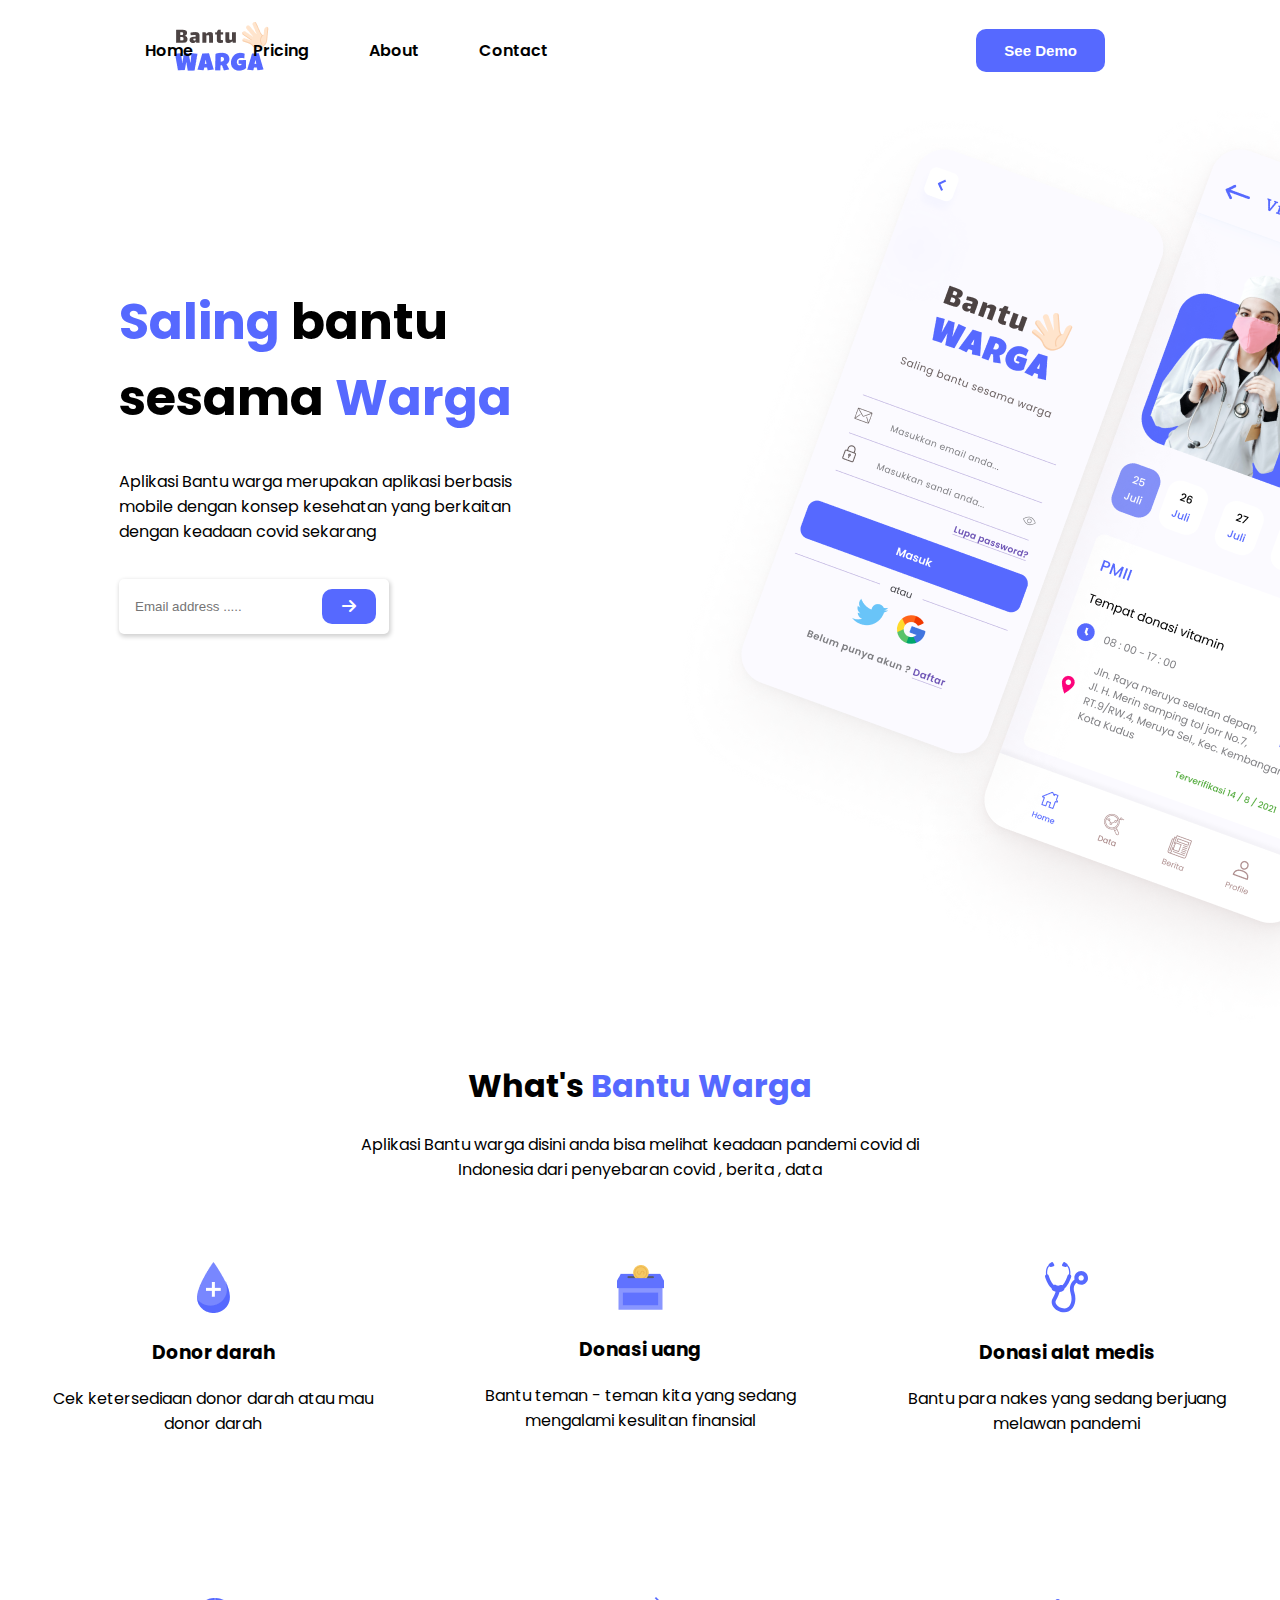
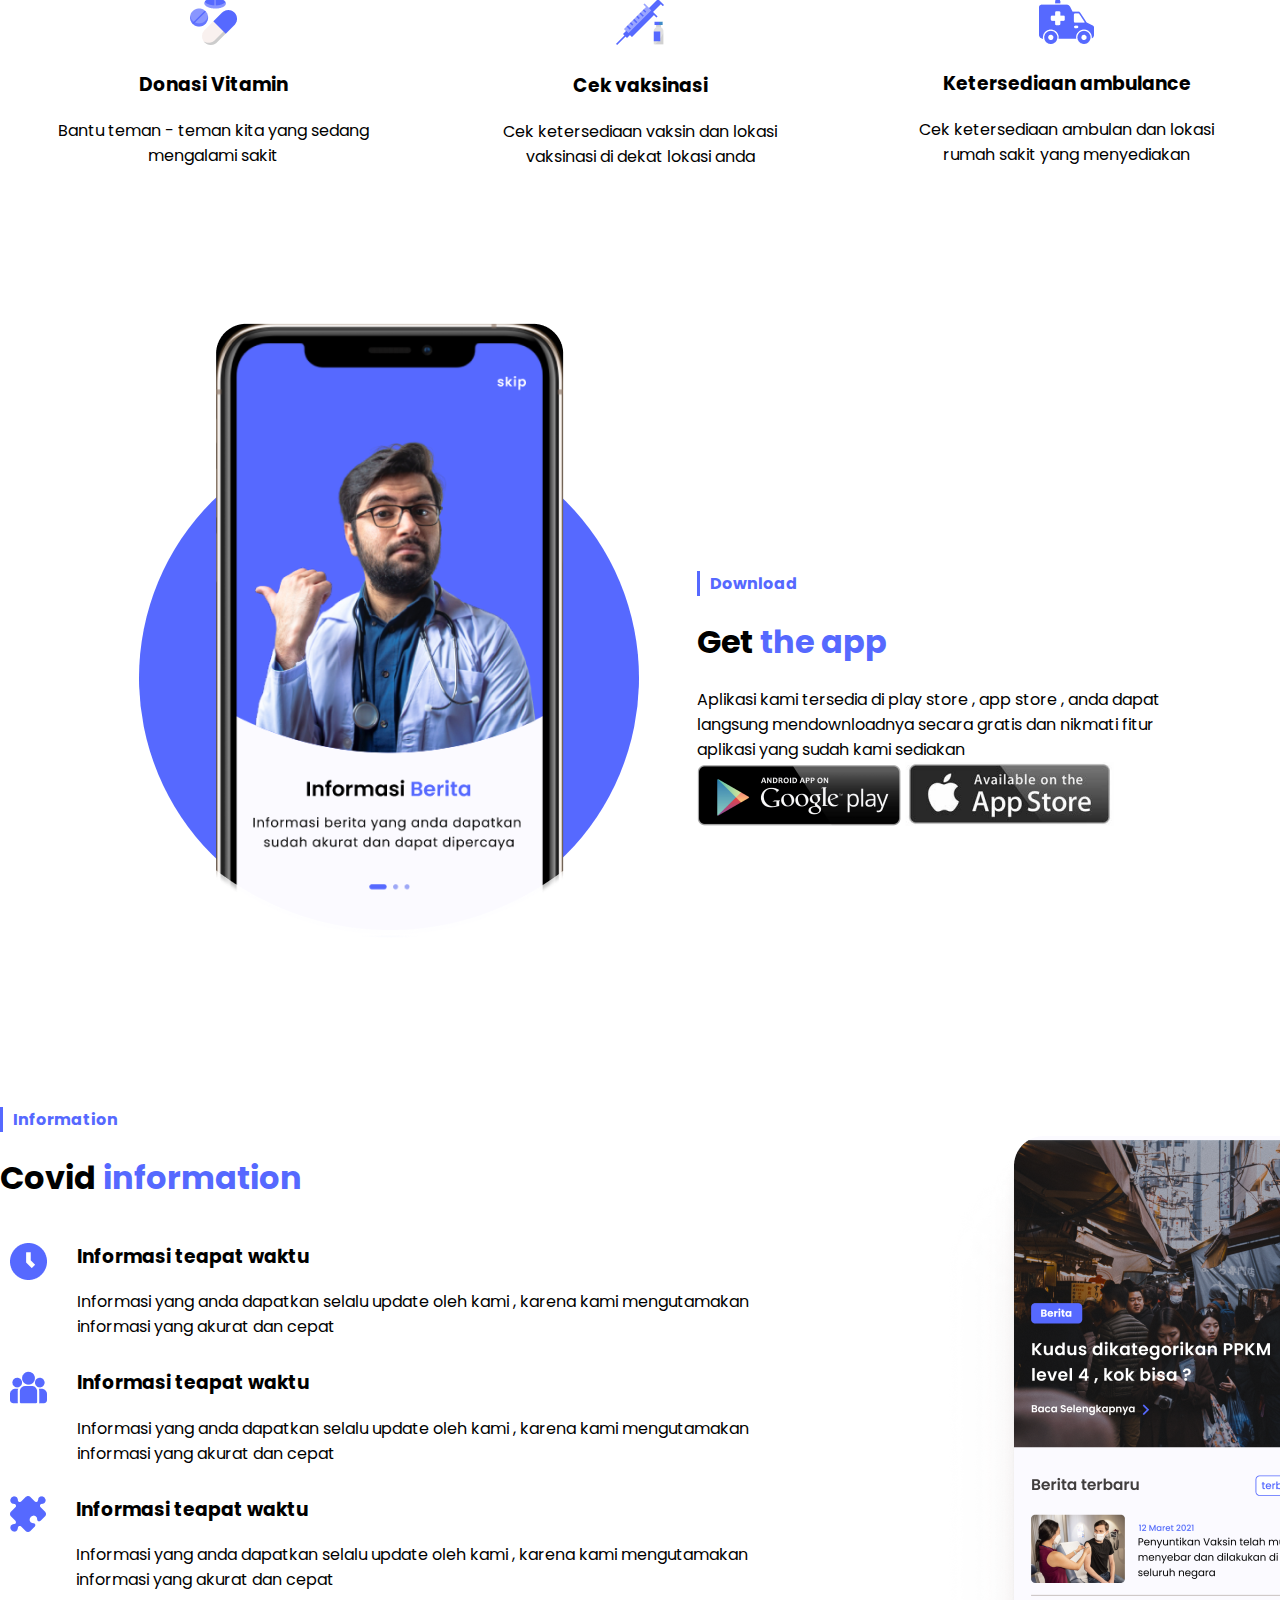
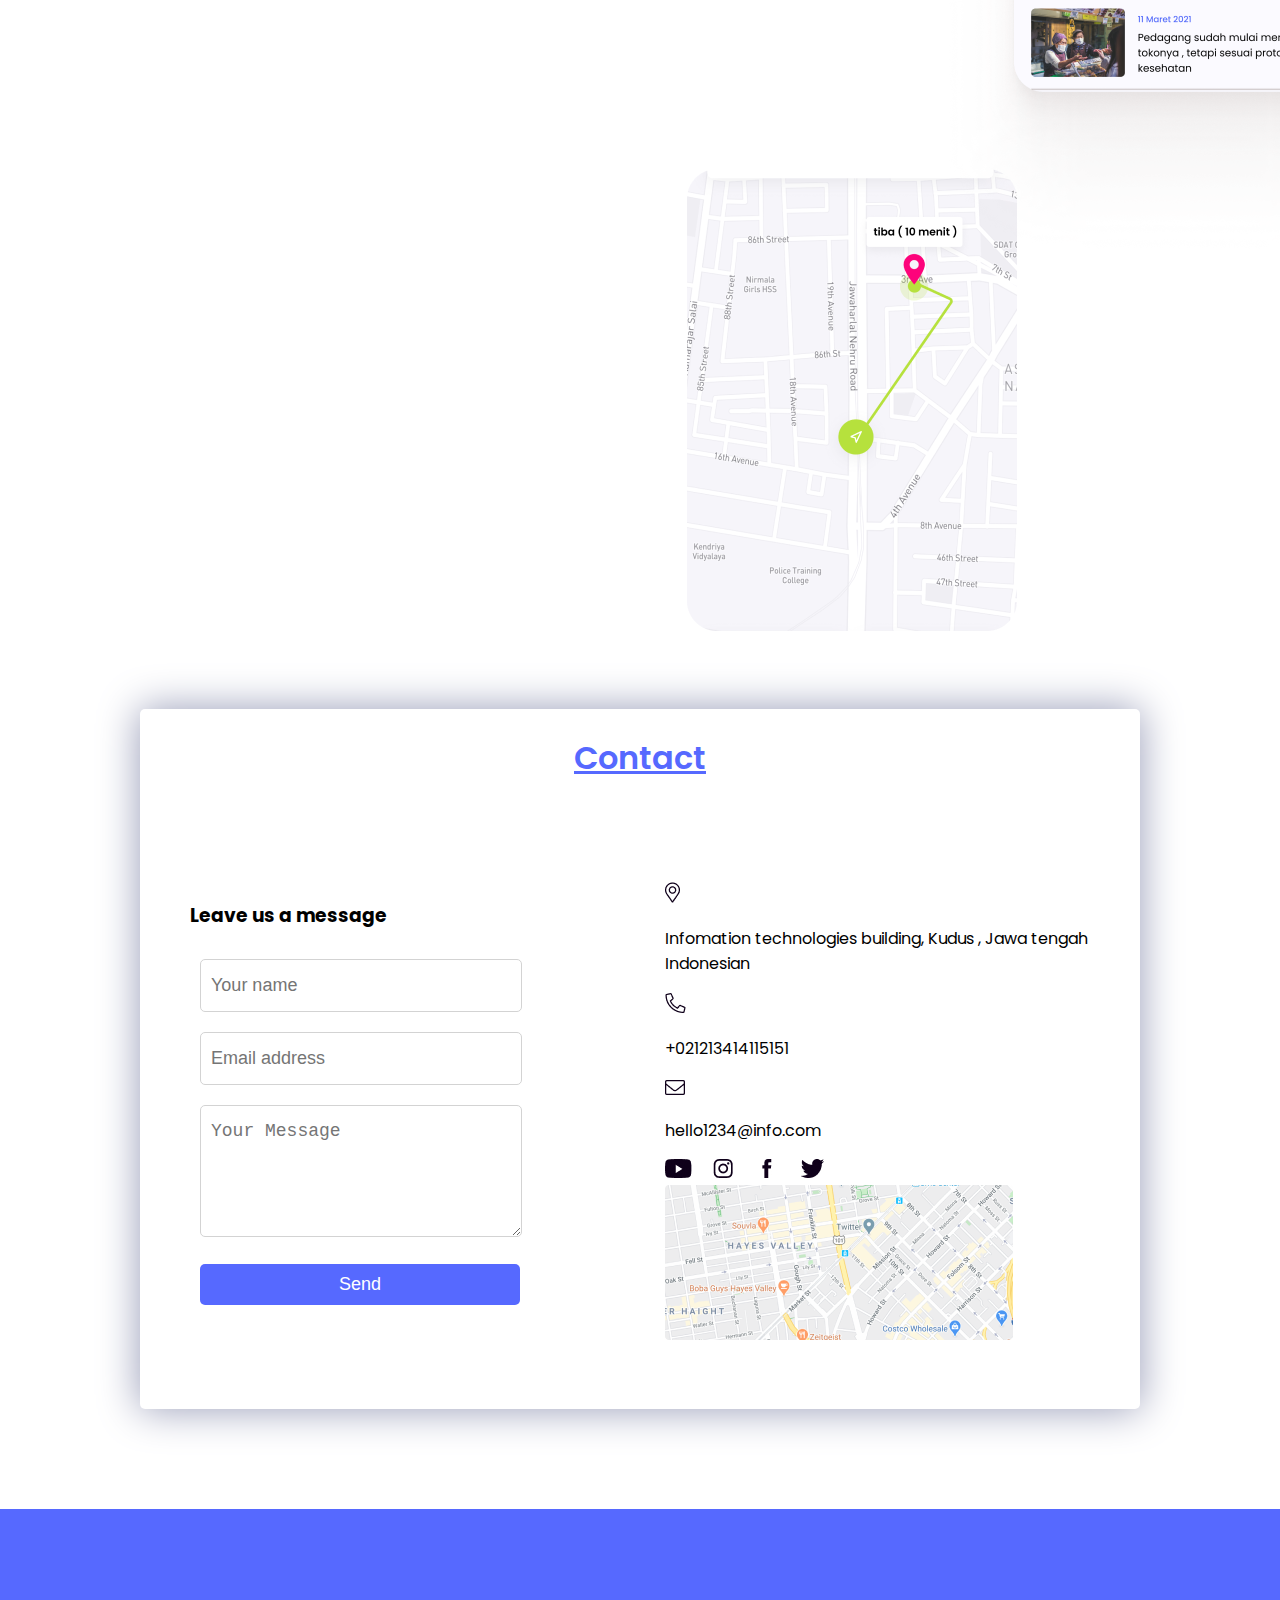
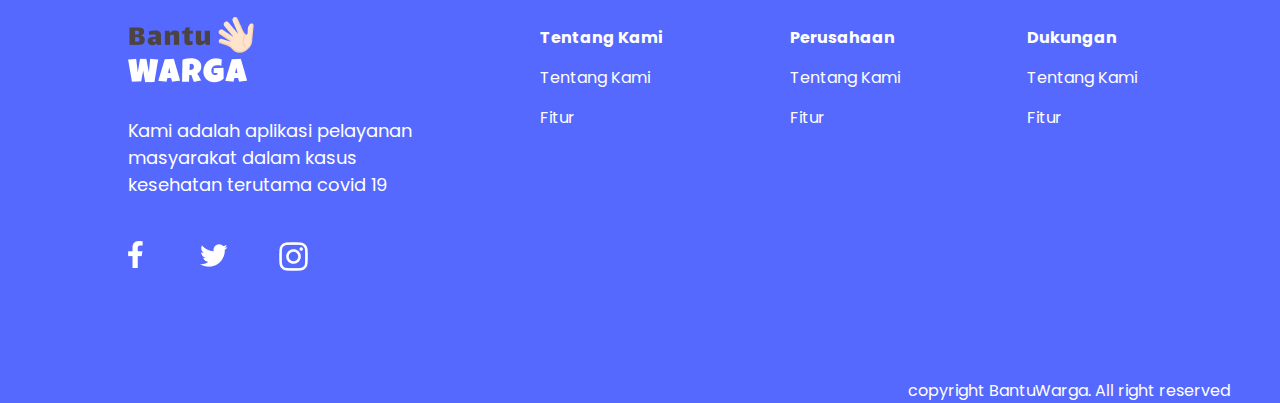
<file: Bantu Warga Template/index.html>
<!DOCTYPE html>
<html lang="en">
  <head>
    <meta charset="UTF-8" />
    <meta name="viewport" content="width=device-width, initial-scale=1.0" />
    <link
      rel="stylesheet"
      href="https://cdnjs.cloudflare.com/ajax/libs/font-awesome/6.4.0/css/all.min.css"
    />
    <link rel="stylesheet" href="style.css" />
    <title>Bantu Warga</title>
  </head>
  <body>
    <main>
      <nav>
        <div class="logo-container">
          <img src="./img/Logo 1.png" alt="logo" />
        </div>
        <div class="menu-container">
          <ul>
            <li>Home</li>
            <li>Pricing</li>
            <li>About</li>
            <li>Contact</li>
          </ul>
        </div>
        <div class="button-container">
          <button>See Demo</button>
        </div>
      </nav>
      <div class="hero-section">
        <div class="hero-text">
          <div class="hero-title">
            <h1><span> Saling</span> bantu sesama <span>Warga</span></h1>
          </div>
          <div class="hero-textpara">
            Aplikasi Bantu warga merupakan aplikasi berbasis mobile dengan
            konsep kesehatan yang berkaitan dengan keadaan covid sekarang
          </div>
          <div class="email-input">
            <input type="email" placeholder="Email address ....." />
            <div class="arrow-icon">
              <i class="fa-solid fa-arrow-right"></i>
            </div>
          </div>
        </div>
        <div class="hero-img">
          <div class="hero-img1">
            <img src="./img/Welcome.png" alt="" />
          </div>
          <div class="hero-img2">
            <img src="./img/Vitamin.png" alt="" />
          </div>
        </div>
      </div>
      <div class="about-section">
        <div class="about-title">
          <h1>What's <span>Bantu Warga</span></h1>
        </div>
        <div class="about-bio">
          Aplikasi Bantu warga disini anda bisa melihat keadaan pandemi covid di
          <br />
          Indonesia dari penyebaran covid , berita , data
        </div>
        <div class="about-container">
          <div class="block">
            <div class="block-img">
              <img src="./img/Group 138.png" alt="" />
            </div>
            <div class="block-title">
              <h3>Donor darah</h3>
            </div>
            <div class="block-text">
              Cek ketersediaan donor darah atau mau donor darah
            </div>
          </div>
          <div class="block">
            <div class="block-img">
              <img src="./img/Group.png" alt="" />
            </div>
            <div class="block-title">
              <h3>Donasi uang</h3>
            </div>
            <div class="block-text">
              Bantu teman - teman kita yang sedang mengalami kesulitan finansial
            </div>
          </div>
          <div class="block">
            <div class="block-img">
              <img src="./img/Group.svg" alt="" />
            </div>
            <div class="block-title">
              <h3>Donasi alat medis</h3>
            </div>
            <div class="block-text">
              Bantu para nakes yang sedang berjuang melawan pandemi
            </div>
          </div>
        </div>
        <div class="about-container">
          <div class="block">
            <div class="block-img">
              <img src="./img/medicine 3.png" alt="" />
            </div>
            <div class="block-title">
              <h3>Donasi Vitamin</h3>
            </div>
            <div class="block-text">
              Bantu teman - teman kita yang sedang mengalami sakit
            </div>
          </div>
          <div class="block">
            <div class="block-img">
              <img src="./img/syringe (1) 3.png" alt="" />
            </div>
            <div class="block-title">
              <h3>Cek vaksinasi</h3>
            </div>
            <div class="block-text">
              Cek ketersediaan vaksin dan lokasi vaksinasi di dekat lokasi anda
            </div>
          </div>
          <div class="block">
            <div class="block-img">
              <img src="./img/glyph.png" alt="" />
            </div>
            <div class="block-title">
              <h3>Ketersediaan ambulance</h3>
            </div>
            <div class="block-text">
              Cek ketersediaan ambulan dan lokasi rumah sakit yang menyediakan
            </div>
          </div>
        </div>
      </div>
      <div class="app-section">
        <div class="doct-img">
          <img src="./img/Mask Group.png" alt="dan" />
          <div class="doctimg-bg"></div>
        </div>
        <div class="getapp-block">
          <div class="dowload">
            <h4>Download</h4>
          </div>
          <div class="getapp-title">
            <h1>Get <span>the app</span></h1>
          </div>
          <div class="getapp-text">
            Aplikasi kami tersedia di play store , app store , anda dapat
            langsung mendownloadnya secara gratis dan nikmati fitur aplikasi
            yang sudah kami sediakan
          </div>
          <div class="store-images">
            <img src="./img/image 2.png" alt="" />
            <img src="./img/image 3.png" alt="" />
          </div>
        </div>
      </div>
      <div class="info-section">
        <div class="info-text">
          <div class="info-title">
            <h4>Information</h4>
          </div>
          <div class="info-heading">
            <h1>Covid <span> information </span></h1>
          </div>

          <div class="infotext-block">
            <div class="infoblock-img">
              <img src="./img/clock (2) 1.png" alt="" />
            </div>
            <div class="infoblock-text">
              <div class="infoblock-title">
                <h3>Informasi teapat waktu</h3>
              </div>
              Informasi yang anda dapatkan selalu update oleh kami , karena kami
              mengutamakan informasi yang akurat dan cepat
            </div>
          </div>
          <div class="infotext-block">
            <div class="infoblock-img">
              <img src="./img/group 1.png" alt="" />
            </div>
            <div class="infoblock-text">
              <div class="infoblock-title">
                <h3>Informasi teapat waktu</h3>
              </div>
              Informasi yang anda dapatkan selalu update oleh kami , karena kami
              mengutamakan informasi yang akurat dan cepat
            </div>
          </div>
          <div class="infotext-block">
            <div class="infoblock-img">
              <img src="./img/puzzle 1.png" alt="" />
            </div>
            <div class="infoblock-text">
              <div class="infoblock-title">
                <h3>Informasi teapat waktu</h3>
              </div>
              Informasi yang anda dapatkan selalu update oleh kami , karena kami
              mengutamakan informasi yang akurat dan cepat
            </div>
          </div>
        </div>
        <div class="info-imgsec">
          <img src="./img/Berita page 1.png" alt="" />
          <img src="./img/Data page-1 1.png" alt="" />
        </div>
      </div>
      <div class="contact-section">
        <h1>Contact</h1>
        <div class="contact-subsec">
          <div class="form-block">
            <h3>Leave us a message</h3>
            <div class="form">
              <input type="text" placeholder="Your name" />
              <input type="email" placeholder="Email address" />
              <textarea
                cols="30"
                rows="5"
                placeholder="Your Message"
              ></textarea>
            </div>
            <button>Send</button>
          </div>
          <div class="continfo-block">
            <div class="continfo-item">
              <img src="./img/location.png" alt="" />
              <p>
                Infomation technologies building, Kudus , Jawa tengah Indonesian
              </p>
            </div>
            <div class="continfo-item">
              <img src="./img/phone.png" alt="" />
              <p>+021213414115151</p>
            </div>
            <div class="continfo-item">
              <img src="./img/message.png" alt="" />
              <p>hello1234@info.com</p>
            </div>
            <div class="continfo-item">
              <img src="./img/Group 7.jpg" alt="" />
            </div>
            <div class="continfo-item">
              <img src="./img/map.png" alt="" />
            </div>
          </div>
        </div>
      </div>
    </main>
    <footer>
      <div class="foo-container">
        <div class="footer-text">
          <div class="footer-logo">
            <img src="./img/Logo 2.png" alt="" />
          </div>
          <p>
            Kami adalah aplikasi pelayanan masyarakat dalam kasus kesehatan
            terutama covid 19
          </p>
          <img src="./img/Frame 377.png" alt="" />
        </div>
        <div class="footer-items">
          <ul>
            <li>Tentang Kami</li>
            <li>Tentang Kami</li>
            <li>Fitur</li>
          </ul>
        </div>

        <div class="footer-items">
          <ul>
            <li>Perusahaan</li>
            <li>Tentang Kami</li>
            <li>Fitur</li>
          </ul>
        </div>

        <div class="footer-items">
          <ul>
            <li>Dukungan</li>
            <li>Tentang Kami</li>
            <li>Fitur</li>
          </ul>
        </div>
      </div>
      <div class="copywrite">copyright BantuWarga. All right reserved</div>
    </footer>
  </body>
</html>
</file>
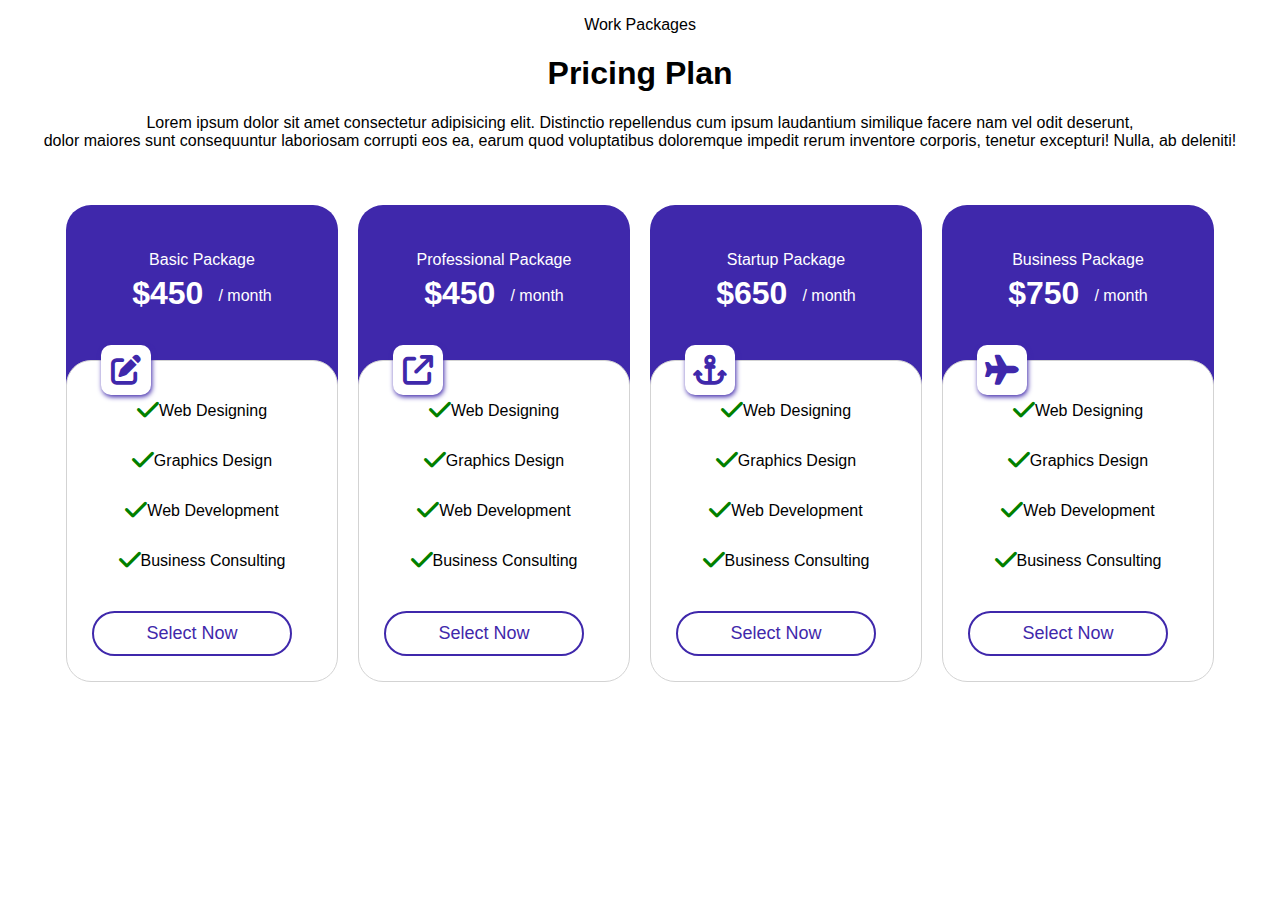
<file: Pricing Table/index.html>
<!DOCTYPE html>
<html lang="en">
  <head>
    <meta charset="UTF-8" />
    <meta name="viewport" content="width=device-width, initial-scale=1.0" />
    <link
      rel="stylesheet"
      href="https://cdnjs.cloudflare.com/ajax/libs/font-awesome/6.4.0/css/all.min.css"
    />
    <link rel="stylesheet" href="style.css" />
    <title>Price Table</title>
  </head>
  <body>
    <div class="head-text">
      <p>Work Packages</p>
      <h1>Pricing Plan</h1>
      <p>
        Lorem ipsum dolor sit amet consectetur adipisicing elit. Distinctio
        repellendus cum ipsum laudantium similique facere nam vel odit
        deserunt,<br />
        dolor maiores sunt consequuntur laboriosam corrupti eos ea, earum quod
        voluptatibus doloremque impedit rerum inventore corporis, tenetur
        excepturi! Nulla, ab deleniti!
      </p>
    </div>
    <div class="container">
      <div class="main-cart">
        <div class="price-head">
          <p>Basic Package</p>
          <div class="price-label">
            <h1>$450</h1>
            <p>/ month</p>
          </div>
        </div>
        <div class="icon-div">
          <i class="fa-solid fa-pen-to-square"></i>
        </div>
        <div class="list-sec">
          <div class="list-item">
            <i class="fa-solid fa-check"></i>
            <p>Web Designing</p>
          </div>
          <div class="list-item">
            <i class="fa-solid fa-check"></i>
            <p>Graphics Design</p>
          </div>
          <div class="list-item">
            <i class="fa-solid fa-check"></i>
            <p>Web Development</p>
          </div>
          <div class="list-item">
            <i class="fa-solid fa-check"></i>
            <p>Business Consulting</p>
          </div>
          <button>Select Now</button>
        </div>
      </div>
      <div class="main-cart">
        <div class="price-head">
          <p>Professional Package</p>
          <div class="price-label">
            <h1>$450</h1>
            <p>/ month</p>
          </div>
        </div>
        <div class="icon-div">
          <i class="fa-solid fa-arrow-up-right-from-square"></i>
        </div>
        <div class="list-sec">
          <div class="list-item">
            <i class="fa-solid fa-check"></i>
            <p>Web Designing</p>
          </div>
          <div class="list-item">
            <i class="fa-solid fa-check"></i>
            <p>Graphics Design</p>
          </div>
          <div class="list-item">
            <i class="fa-solid fa-check"></i>
            <p>Web Development</p>
          </div>
          <div class="list-item">
            <i class="fa-solid fa-check"></i>
            <p>Business Consulting</p>
          </div>
          <button>Select Now</button>
        </div>
      </div>

      <div class="main-cart">
        <div class="price-head">
          <p>Startup Package</p>
          <div class="price-label">
            <h1>$650</h1>
            <p>/ month</p>
          </div>
        </div>
        <div class="icon-div">
          <i class="fa-solid fa-anchor"></i>
        </div>
        <div class="list-sec">
          <div class="list-item">
            <i class="fa-solid fa-check"></i>
            <p>Web Designing</p>
          </div>
          <div class="list-item">
            <i class="fa-solid fa-check"></i>
            <p>Graphics Design</p>
          </div>
          <div class="list-item">
            <i class="fa-solid fa-check"></i>
            <p>Web Development</p>
          </div>
          <div class="list-item">
            <i class="fa-solid fa-check"></i>
            <p>Business Consulting</p>
          </div>
          <button>Select Now</button>
        </div>
      </div>

      <div class="main-cart">
        <div class="price-head">
          <p>Business Package</p>
          <div class="price-label">
            <h1>$750</h1>
            <p>/ month</p>
          </div>
        </div>
        <div class="icon-div">
          <i class="fa-solid fa-plane"></i>
        </div>
        <div class="list-sec">
          <div class="list-item">
            <i class="fa-solid fa-check"></i>
            <p>Web Designing</p>
          </div>
          <div class="list-item">
            <i class="fa-solid fa-check"></i>
            <p>Graphics Design</p>
          </div>
          <div class="list-item">
            <i class="fa-solid fa-check"></i>
            <p>Web Development</p>
          </div>
          <div class="list-item">
            <i class="fa-solid fa-check"></i>
            <p>Business Consulting</p>
          </div>
          <button>Select Now</button>
        </div>
      </div>
    </div>
  </body>
</html>
</file>
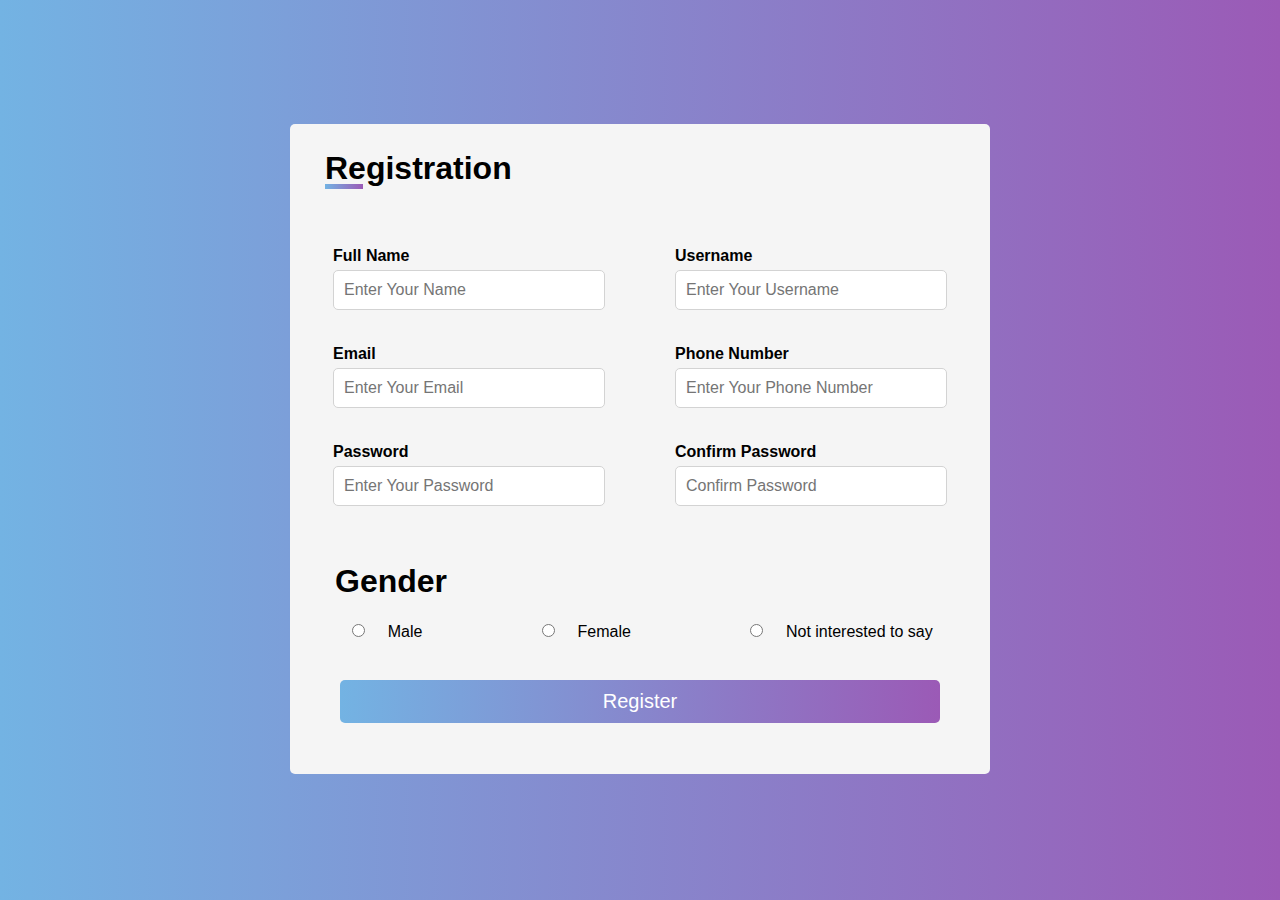
<file: Registration Form/index.html>
<!DOCTYPE html>
<html lang="en">
  <head>
    <meta charset="UTF-8" />
    <meta name="viewport" content="width=device-width, initial-scale=1.0" />
    <link rel="stylesheet" href="style.css" />
    <title>Registration</title>
  </head>
  <body>
    <div class="container">
      <div class="form-title">
        <h1>Registration</h1>
      </div>
      <div class="form">
        <div class="first-part">
          <label for="name"> Full Name </label>
          <input type="text" id="name" placeholder="Enter Your Name" />

          <label for="email"> Email </label>
          <input type="email" id="email" placeholder="Enter Your Email" />

          <label for="password"> Password </label>
          <input
            type="password"
            id="password"
            placeholder="Enter Your Password"
          />
        </div>

        <div class="second-part">
          <label for="username"> Username </label>
          <input type="text" id="username" placeholder="Enter Your Username" />

          <label for="phoneNumber"> Phone Number </label>
          <input
            type="text"
            id="phoneNumber"
            placeholder="Enter Your Phone Number"
          />

          <label for="conpass"> Confirm Password </label>
          <input type="password" id="conpass" placeholder="Confirm Password" />
        </div>
      </div>
      <div class="gender-sec">
        <div class="gender-title">
          <h1>Gender</h1>
        </div>
        <div class="gender-pick">
          <div class="gender-item">
            <input type="radio" value="Male" id="male" />
            <label for="male">Male</label>
          </div>

          <div class="gender-item">
            <input type="radio" value="female" id="female" />
            <label for="female">Female</label>
          </div>

          <div class="gender-item">
            <input
              type="radio"
              value="Not interested to say"
              id="notInterested"
            />
            <label for="notInterested">Not interested to say</label>
          </div>
        </div>
      </div>
      <div class="btn">
        <button>Register</button>
      </div>
    </div>
  </body>
</html>
</file>
<file: Bantu Warga Template/style.css>
@import url("https://fonts.googleapis.com/css2?family=Poppins:wght@300;400;600;700;900&display=swap");
:root {
  --poppins: "Poppins", sans-serif;
  --primary: #5669ff;
}
body {
  margin: 0;
  padding: 0;
  box-sizing: border-box;
  font-family: var(--poppins);
}
nav {
  height: 80px;

  padding: 10px 0px;
  display: flex;
  align-items: center;
  justify-content: space-around;
  font-family: var(--poppins);
}
.menu-container {
  justify-self: flex-start;
}

.menu-container > ul {
  display: flex;
  margin-left: -566px;
}
.menu-container > ul > li {
  list-style: none;
  margin-left: 45px;
  font-weight: 600;
  cursor: pointer;
}
.button-container > button {
  font-size: 15px;
  padding: 13px 28px;
  font-weight: 600;
  background: var(--primary);
  border: none;
  color: white;
  border-radius: 10px;
  cursor: pointer;
}
.hero-section {
  display: flex;
  justify-content: space-around;
  width: 99vw;
}
.hero-text {
  width: 440px;
  font-family: var(--poppins);
  position: relative;
  top: 150px;
  left: 100px;
}
.hero-title {
  font-size: 25px;
}
.hero-img {
  width: 750px;
  display: flex;
  justify-content: center;
}
.hero-img1 {
  position: relative;
  left: 340px;
}

span {
  color: var(--primary);
}
.hero-textpara {
  font-size: 16px;
}
.email-input {
  display: flex;
  justify-content: space-around;
  margin-top: 35px;

  width: 250px;
  padding: 10px;
  border-radius: 5px;
  box-shadow: 1px 2px 4px 1px lightgray;
}
.email-input > input {
  border: none;
}
.email-input > input:focus {
  outline: none;
}

.arrow-icon {
  background: var(--primary);
  color: white;
  padding: 5px 20px;
  border-radius: 10px;
  cursor: pointer;
}
.about-title {
  text-align: center;
}
.about-bio {
  text-align: center;
}
.block {
  width: 389px;
  height: 244px;
  padding: 25px;
  cursor: pointer;
  display: flex;
  flex-direction: column;
  justify-content: center;
  align-items: center;
  margin: 20px;
}
.block:hover {
  box-shadow: 1px 2px 4px 1px lightgray;
  background: white;
  border-radius: 5px;
}
.block-text {
  text-align: center;
}
.about-container {
  display: flex;
  justify-content: center;
}
.app-section {
  display: flex;
  justify-content: center;
}
.doct-img {
  z-index: 10;
}
.doctimg-bg {
  width: 500px;
  height: 500px;
  background: var(--primary);
  position: relative;
  z-index: -99;
  border-radius: 50%;
  bottom: 518px;
  left: 56px;
  /* border: 10px solid lightgray; */
}
.getapp-block {
  margin-top: 300px;
}
.getapp-text {
  width: 500px;
}
.dowload {
  color: var(--primary);
  border-left: 3px solid var(--primary);
  padding-left: 10px;
}
.info-section {
  display: flex;
  justify-content: center;
  margin-top: -360px;
}
.info-title {
  color: var(--primary);
  border-left: 3px solid var(--primary);
  padding-left: 10px;
}
.infotext-block {
  display: flex;
  margin: 10px;
}
.infoblock-text {
  width: 700px;
}
.infoblock-img {
  margin-right: 30px;
  margin-top: 20px;
}
.info-imgsec > img:nth-child(2) {
  position: relative;
  z-index: -99;
  right: 100px;
  bottom: 50px;
}
.info-imgsec > img:nth-child(1) {
  position: relative;
  z-index: 99;
  left: 147px;
  top: 50px;
}
.contact-section {
  width: 1000px;
  height: 700px;

  margin: auto;
  box-shadow: 0px 0px 40px 1px #9a9eb9;
  border-radius: 5px;
}
.contact-section > h1 {
  text-align: center;
  color: var(--primary);
  text-decoration: underline;
  font-weight: 600;
  padding-top: 25px;
}
.contact-subsec {
  display: flex;
  margin-top: 100px;
}
.form-block {
  flex: 1;
  margin-left: 50px;
}
.form-block > button {
  margin: 10px;
  width: 320px;
  font-size: 18px;
  padding: 10px 10px;
  cursor: pointer;
  border: none;
  background: var(--primary);
  color: white;
  border-radius: 5px;
}
.continfo-block {
  flex: 1;
}
.form > input {
  width: 300px;
  font-size: 18px;
  margin: 10px;
  padding: 15px 10px;
  border-radius: 5px;
  border: 1px solid lightgray;
}
.form > textarea {
  width: 300px;
  font-size: 18px;
  margin: 10px;
  padding: 15px 10px;
  border-radius: 5px;
  border: 1px solid lightgray;
}
footer {
  background: var(--primary);
  color: white;
  margin-top: 100px;
}
.foo-container {
  padding: 100px;
  display: flex;
  justify-content: space-around;
}
.footer-text > p {
  font-size: 18px;
  width: 300px;
}
.footer-text > img {
  margin-top: 25px;
}
li {
  list-style: none;
  margin: 15px;
}
li:nth-child(1) {
  font-weight: bold;
}
.copywrite {
  text-align: right;
  margin-right: 50px;
}
</file>
<file: Pricing Table/style.css>
body {
  margin: 0;
  padding: 0;
  box-sizing: border-box;
}
.container {
  margin: 55px 10%;
  display: flex;
  justify-content: center;
}
.container > * {
  margin: 0px 10px;
}
.head-text {
  font-family: sans-serif;
  text-align: center;
}

.main-cart {
  font-family: sans-serif;
  width: 300px;
}
.price-head {
  background: #3f28ab;
  color: white;
  height: 150px;
  padding: 30px 0px;
  display: flex;
  flex-direction: column;
  align-items: center;
  border-radius: 25px;
}
.price-label {
  display: flex;
  align-items: center;
}
.price-label > p {
  margin-left: 15px;
  margin-top: -10px;
}
.price-label > h1 {
  margin-top: -10px;
}
.icon-div {
  width: 50px;
  height: 50px;
  position: relative;
  left: 35px;
  bottom: 70px;
  z-index: 999;
  display: flex;
  justify-content: center;
  align-items: center;
  background: white;
  border-radius: 10px;
  color: #3f28ab;
  box-shadow: 1px 2px 5px;
  font-size: 30px;
}
.list-sec {
  background: white;
  display: flex;
  flex-direction: column;
  width: 270px;
  height: 320px;
  justify-content: center;
  border: 1px solid lightgrey;
  position: relative;
  bottom: 105px;
  z-index: 111;
  border-radius: 25px;
  margin: auto;
}
.list-item {
  display: flex;
  align-items: center;
  justify-content: center;
}
.list-item > i {
  color: green;
  font-size: 25px;
}
.list-sec > button {
  margin-top: 25px;
  width: 200px;
  border: 2px solid #3f28ab;
  font-size: 18px;
  font-family: sans-serif;
  margin-left: 25px;
  padding: 10px 0px;
  color: #3f28ab;
  background: white;
  border-radius: 25px;
  cursor: pointer;
}
</file>
<file: Registration Form/style.css>
body {
  background-image: linear-gradient(90deg, #73b3e3, #9b5ab6);
  height: 98vh;
  display: flex;
  justify-content: center;
  align-items: center;
  font-family: sans-serif;
}
.container {
  height: 650px;
  width: 700px;
  background: whitesmoke;
  border-radius: 5px;
}
.form {
  display: flex;
  flex-wrap: wrap;
  justify-content: center;
  margin-top: 60px;
}
.form-title {
  margin-left: 35px;
}
.form-title::before {
  content: "";
  display: block;
  width: 38px;
  height: 5px;
  background: linear-gradient(90deg, #73b3e3, #9b5ab6);
  position: relative;
  top: 60px;
}
.first-part > input,
.second-part > input {
  display: block;
  width: 250px;
  margin: 5px 35px 35px 35px;
  padding: 10px;
  font-size: 16px;
  border: 0.5px solid lightgray;
  border-radius: 5px;
}
.first-part > label,
.second-part > label {
  margin: 0px 35px;
  font-weight: 600;
}
.gender-pick {
  display: flex;
  justify-content: space-around;
}
.gender-title {
  margin-left: 45px;
}

.gender-item > label {
  margin-left: 15px;
}
.btn {
  height: 120px;

  display: flex;
  justify-content: center;
  align-items: center;
}
.btn > button {
  color: red;
  width: 600px;
  padding: 10px 0px;
  background: linear-gradient(90deg, #73b3e3, #9b5ab6);
  color: white;
  font-size: 20px;
  border: none;
  border-radius: 5px;
  cursor: pointer;
}
</file>
